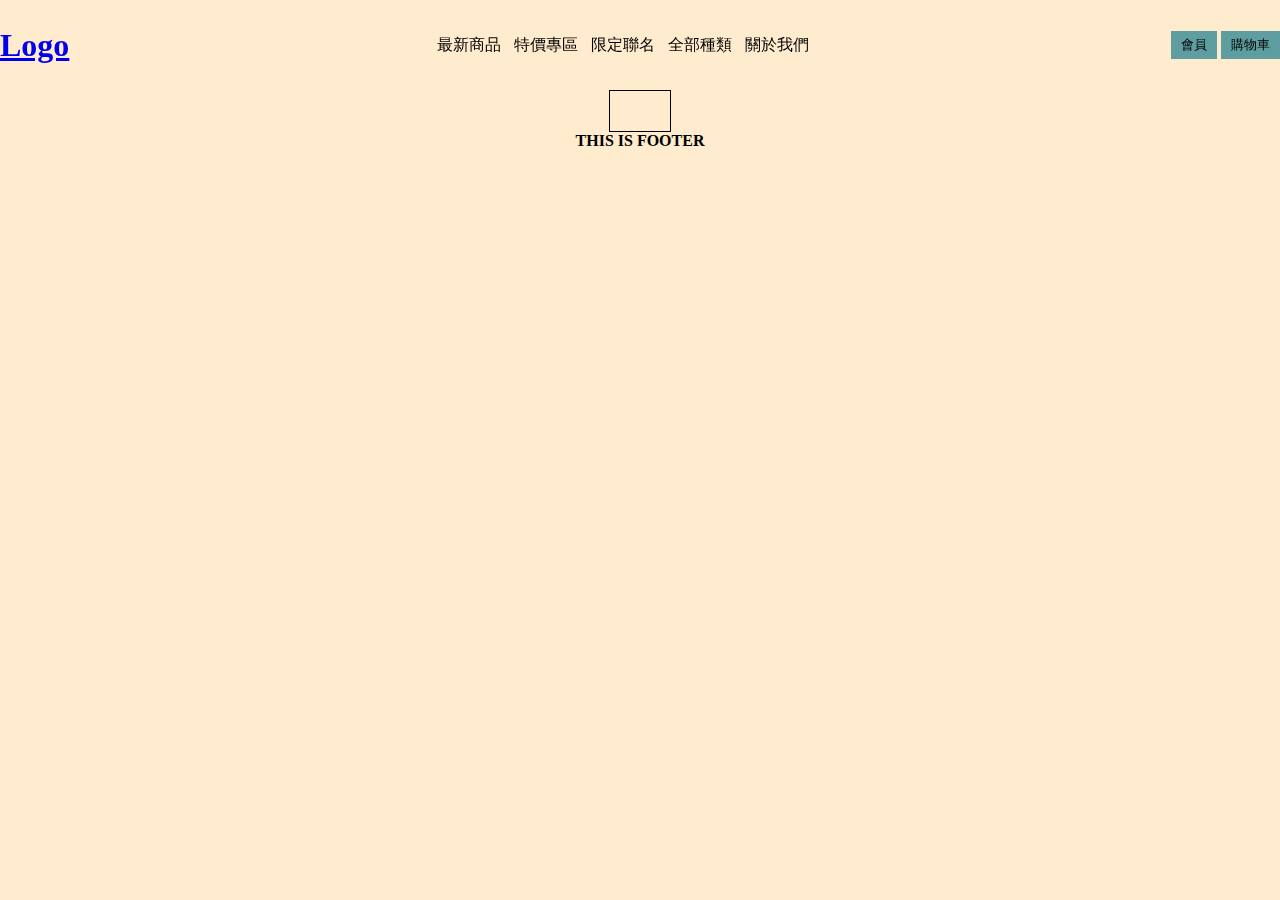
<file: cart.html>
<!DOCTYPE html>
<html lang="en">
<head>
    <meta charset="UTF-8">
    <meta name="viewport" content="width=device-width, initial-scale=1.0">
    <title>會員登入</title>
    <link rel="stylesheet" href="./assets/css/_style.css">
    <link rel="stylesheet" href="./assets/css/member.css">
    <script src="./assets/js/jQuery-v3-7-1.js"></script>
    
</head>
<body>
    <div id="app">
        <div class="header-container">
            <header class="header">
                <div class="header__logo">
                    <h1><a href="./index.html">Logo</a></h1>
                </div>
                <nav class="header__navbar">
                    <ul class="header__navbar-link">
                        <li class="nav-hover">最新商品</li>
                        <li class="nav-hover" data-type="type1">特價專區</li>
                        <div class="header-box box1" data-type="type1" style="display: none;">
                            <ul>
                                <li>三件250</li>
                                <li>任選兩樣77折</li>
                                <li>換季折扣系列</li>
                            </ul>
                        </div>
                        <li class="nav-hover" data-type="type2">限定聯名</li>
                        <div class="header-box box2" data-type="type2" style="display: none;">
                            <ul>
                                <li>Hello Kitty</li>
                                <li>咒術廻戰</li>
                            </ul>
                        </div>
                        <li class="nav-hover" data-type="type3">全部種類</li>
                        <div class="header-box box3" data-type="type3" style="display: none;">
                            <ul>
                                <li>上衣</li>
                                <li>內搭</li>
                                <li>褲裝</li>
                                <li>裙裝</li>
                                <li>配件</li>
                            </ul>
                        </div>
                        <li class="nav-hover">關於我們</li>
                    </ul>
                    <script>
                        const navs = document.querySelectorAll('.nav-hover')
                        const boxes = document.querySelectorAll('.header-box')

                        navs.forEach(nav=>{
                            nav.addEventListener('mouseenter',()=>{
                                var type = nav.getAttribute('data-type')
                                boxes.forEach(box=>{
                                    if(box.getAttribute('data-type') === type){
                                        box.style.display="block"
                                    }else{
                                        box.style.display="none"
                                    }
                                    box.addEventListener('mouseleave',()=>{
                                        box.style.display="none"
                                    })
                                })
                            })

                        })
                    </script>
                </nav>
                <div class="header__btns">
                    <button type="button" onclick="location.href='/membership.html'">會員</button>
                    <button type="button" onclick="location.href='/cart.html'">購物車</button>
                </div>
                
            </header>
        </div>
        <div class="main-container">
            <main class="main">
                
            </main>
        </div>
        <div class="footer-container">
            <footer class="footer">
                <h4>THIS IS FOOTER</h4>
            </footer>
        </div>
    </div>
<script src='./assets/js/app.js'></script>
    <script src="./assets/js/member.js"></script>
</body>
</html>
</file>
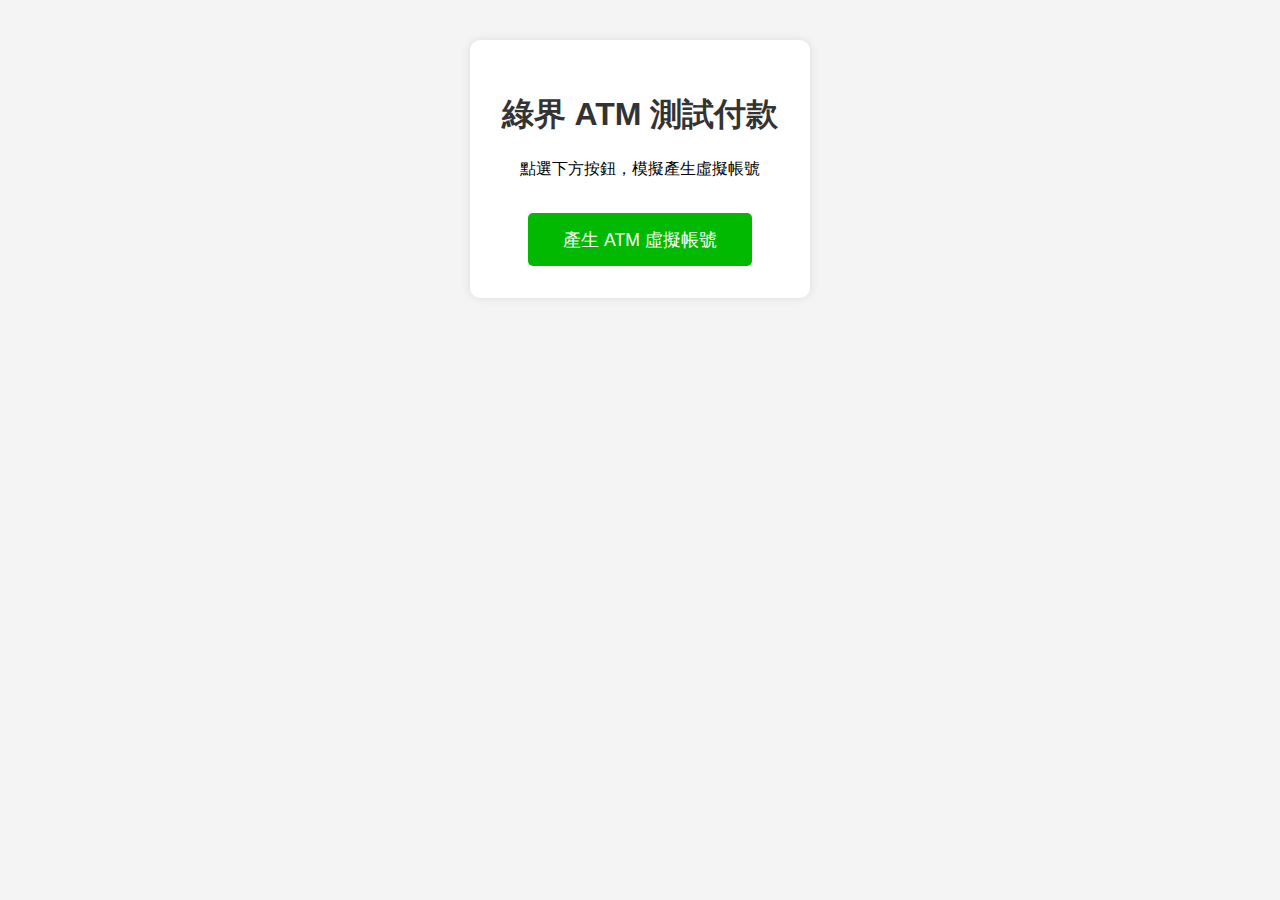
<file: ecpay-atm.html>
<!DOCTYPE html>
<html lang="zh-Hant">
<head>
  <meta charset="UTF-8">
  <title>綠界 ATM 測試付款</title>
  <style>
    body {
      font-family: "微軟正黑體", sans-serif;
      background: #f4f4f4;
      padding: 2em;
      text-align: center;
    }
    h1 {
      color: #333;
    }
    .card {
      background: white;
      display: inline-block;
      padding: 2em;
      border-radius: 10px;
      box-shadow: 0 0 10px rgba(0,0,0,0.1);
    }
    .btn {
      background-color: #00b900;
      color: white;
      padding: 0.8em 2em;
      border: none;
      font-size: 1.1em;
      border-radius: 5px;
      cursor: pointer;
      margin-top: 1em;
    }
    .btn:hover {
      background-color: #009e00;
    }
  </style>
</head>
<body>
  <div class="card">
    <h1>綠界 ATM 測試付款</h1>
    <p>點選下方按鈕，模擬產生虛擬帳號</p>
    <button class="btn" onclick="submitECPayForm()">產生 ATM 虛擬帳號</button>
  </div>

  <form id="ecpayForm" method="post" action="https://payment-stage.ecpay.com.tw/Cashier/AioCheckOut/V5">
    <input type="hidden" name="MerchantID" value="2000132">
    <input type="hidden" name="MerchantTradeNo" value="TAMMYTEST123456789">
    <input type="hidden" name="MerchantTradeDate" value="2025/04/25 17:30:00">
    <input type="hidden" name="PaymentType" value="aio">
    <input type="hidden" name="TotalAmount" value="1000">
    <input type="hidden" name="TradeDesc" value="測試訂單">
    <input type="hidden" name="ItemName" value="測試商品">
    <input type="hidden" name="ReturnURL" value="http://localhost:5500/confirm.html">
    <input type="hidden" name="ChoosePayment" value="ATM">
    <input type="hidden" name="EncryptType" value="1">
    <!-- ✅ 正確重新產生的 CheckMacValue -->
    <input type="hidden" name="CheckMacValue" value="E1D4AB062C2B8F2DDF816234FC5A4A5C">
  </form>

  <script>
    function submitECPayForm() {
      document.getElementById("ecpayForm").submit();
    }
  </script>
</body>
</html>
</file>
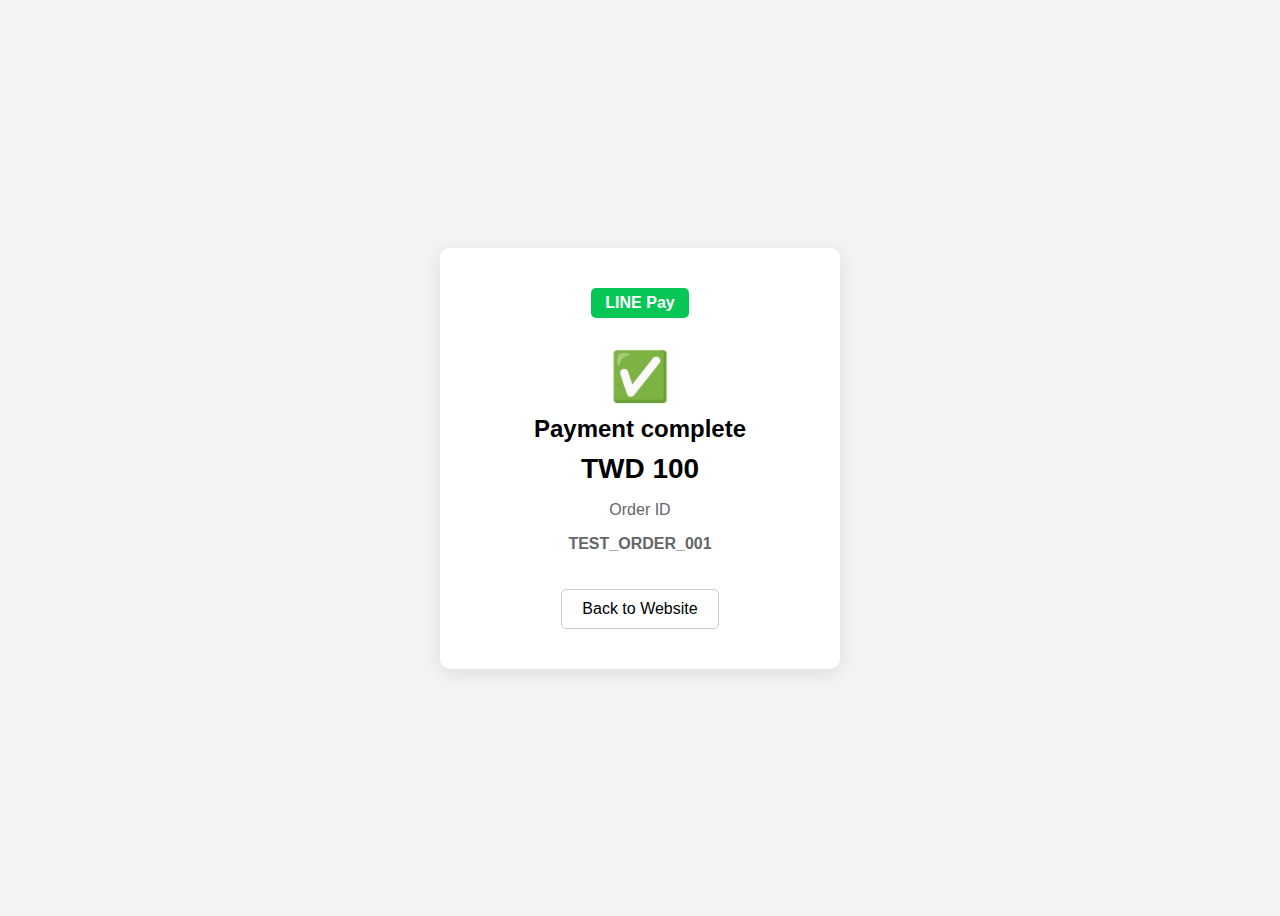
<file: linepay-complete.html>
<!DOCTYPE html>
<html lang="zh-Hant">
<head>
  <meta charset="UTF-8" />
  <meta name="viewport" content="width=device-width, initial-scale=1.0"/>
  <title>LINE Pay - 完成付款</title>
  <style>
    body {
      background: #f4f4f4;
      font-family: Arial, sans-serif;
      display: flex;
      justify-content: center;
      align-items: center;
      height: 100vh;
    }
    .container {
      background: white;
      padding: 40px;
      border-radius: 10px;
      text-align: center;
      box-shadow: 0 4px 20px rgba(0, 0, 0, 0.1);
      width: 320px;
    }
    .logo {
      background: #06c755;
      color: white;
      display: inline-block;
      padding: 6px 14px;
      border-radius: 5px;
      font-weight: bold;
      margin-bottom: 20px;
    }
    .check-icon {
      font-size: 48px;
      color: #06c755;
      margin: 10px 0;
    }
    h2 {
      margin: 10px 0;
    }
    .amount {
      font-size: 28px;
      font-weight: bold;
      margin: 10px 0;
    }
    .order-id {
      margin: 10px 0;
      color: #666;
    }
    button {
      margin-top: 20px;
      padding: 10px 20px;
      font-size: 16px;
      border: 1px solid #ccc;
      background-color: white;
      cursor: pointer;
      border-radius: 5px;
    }
  </style>
</head>
<body>
  <div class="container">
    <div class="logo">LINE Pay</div>
    <div class="check-icon">✅</div>
    <h2>Payment complete</h2>
    <div class="amount">TWD <span class="totalPrice">100</span></div>
    <div class="order-id">
      <p>Order ID</p>
      <p><strong>TEST_ORDER_001</strong></p>
    </div>
    <button onclick="goBack()">Back to Website</button>
  </div>

  <script>
    function goBack() {
      alert("模擬返回主站");
      window.location.href = './confirm.html';
    }
  </script>
</body>
</html>
</file>
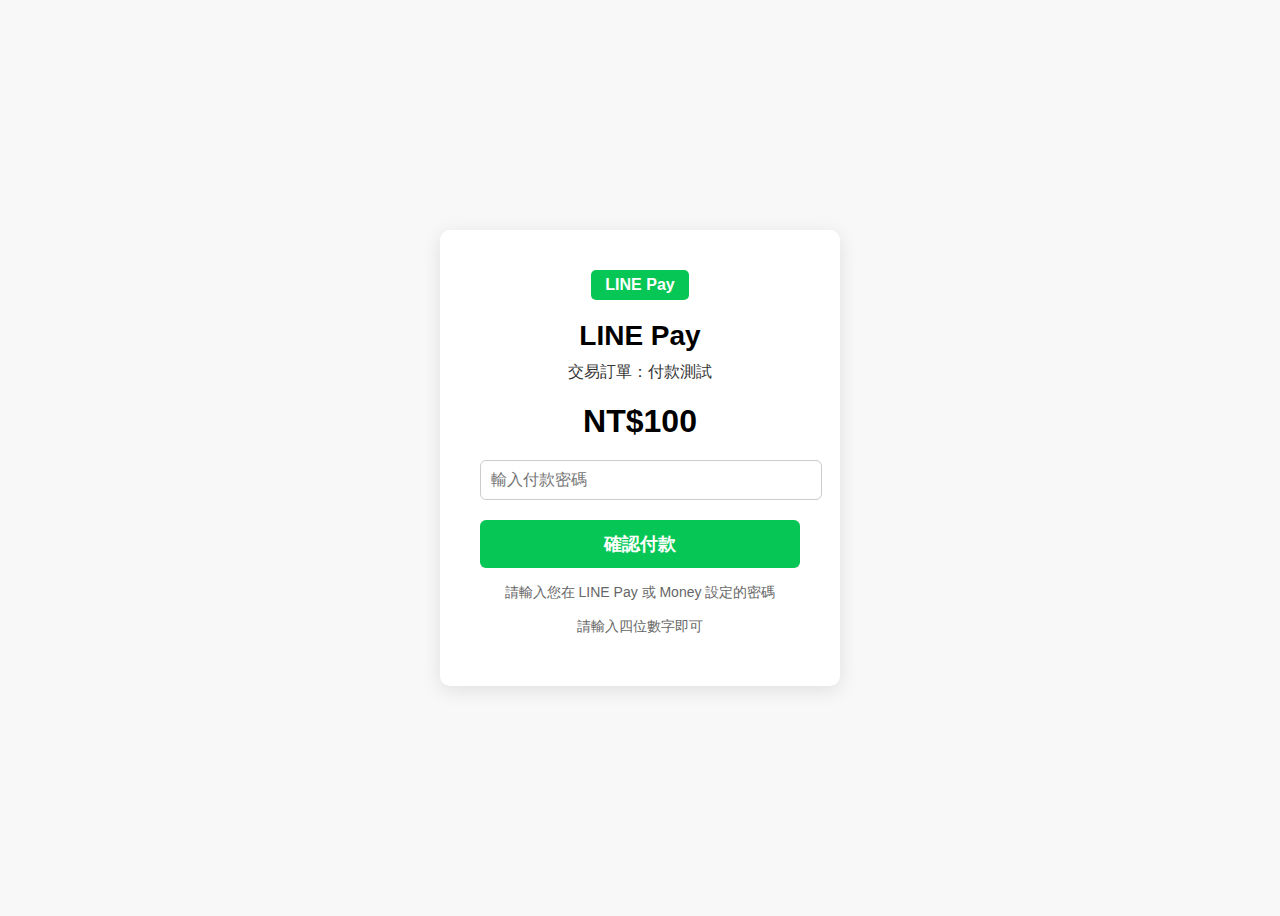
<file: linepay-payment.html>
<!DOCTYPE html>
<html lang="zh-Hant">
<head>
  <meta charset="UTF-8" />
  <meta name="viewport" content="width=device-width, initial-scale=1.0" />
  <title>LINE Pay - 輸入密碼</title>
  <style>
    body {
      background: #f8f8f8;
      font-family: Arial, sans-serif;
      display: flex;
      justify-content: center;
      align-items: center;
      height: 100vh;
    }
    .container {
      background: white;
      padding: 40px;
      border-radius: 10px;
      text-align: center;
      box-shadow: 0 4px 20px rgba(0, 0, 0, 0.1);
      width: 320px;
    }
    .logo {
      background: #06c755;
      color: white;
      display: inline-block;
      padding: 6px 14px;
      border-radius: 5px;
      font-weight: bold;
      margin-bottom: 20px;
    }
    h1 {
      margin: 0;
      font-size: 28px;
    }
    p {
      color: #333;
      font-size: 16px;
      margin: 10px 0;
    }
    .amount {
      font-size: 32px;
      font-weight: bold;
      margin: 20px 0;
    }
    input[type="password"] {
      padding: 10px;
      font-size: 16px;
      width: 100%;
      border: 1px solid #ccc;
      border-radius: 6px;
      margin-bottom: 20px;
    }
    button {
      width: 100%;
      padding: 12px;
      background-color: #06c755;
      color: white;
      border: none;
      border-radius: 6px;
      font-size: 18px;
      font-weight: bold;
      cursor: pointer;
    }
    .note {
      margin-top: 16px;
      color: #666;
      font-size: 14px;
    }
  </style>
</head>
<body>
  <div class="container">
    <div class="logo">LINE Pay</div>
    <h1>LINE Pay</h1>
    <p>交易訂單：付款測試</p>
    <div class="amount">NT$<span class="totalPrice">100</span></div>
    <input type="password" placeholder="輸入付款密碼" id="password" length="4"/>
    <button onclick="submitPayment()">確認付款</button>
    <p class="note">請輸入您在 LINE Pay 或 Money 設定的密碼</p>
    <p class="note">請輸入四位數字即可</p>
  </div>

  <script>
    function submitPayment() {
      const pwd = document.getElementById('password').value;
      if (pwd.trim() === '') {
        alert('請輸入密碼');
        return;
      }
      // 模擬 loading 延遲
      setTimeout(() => {
        window.location.href = 'linepay-complete.html';
      }, 1000);
    }
  </script>
</body>
</html>
</file>
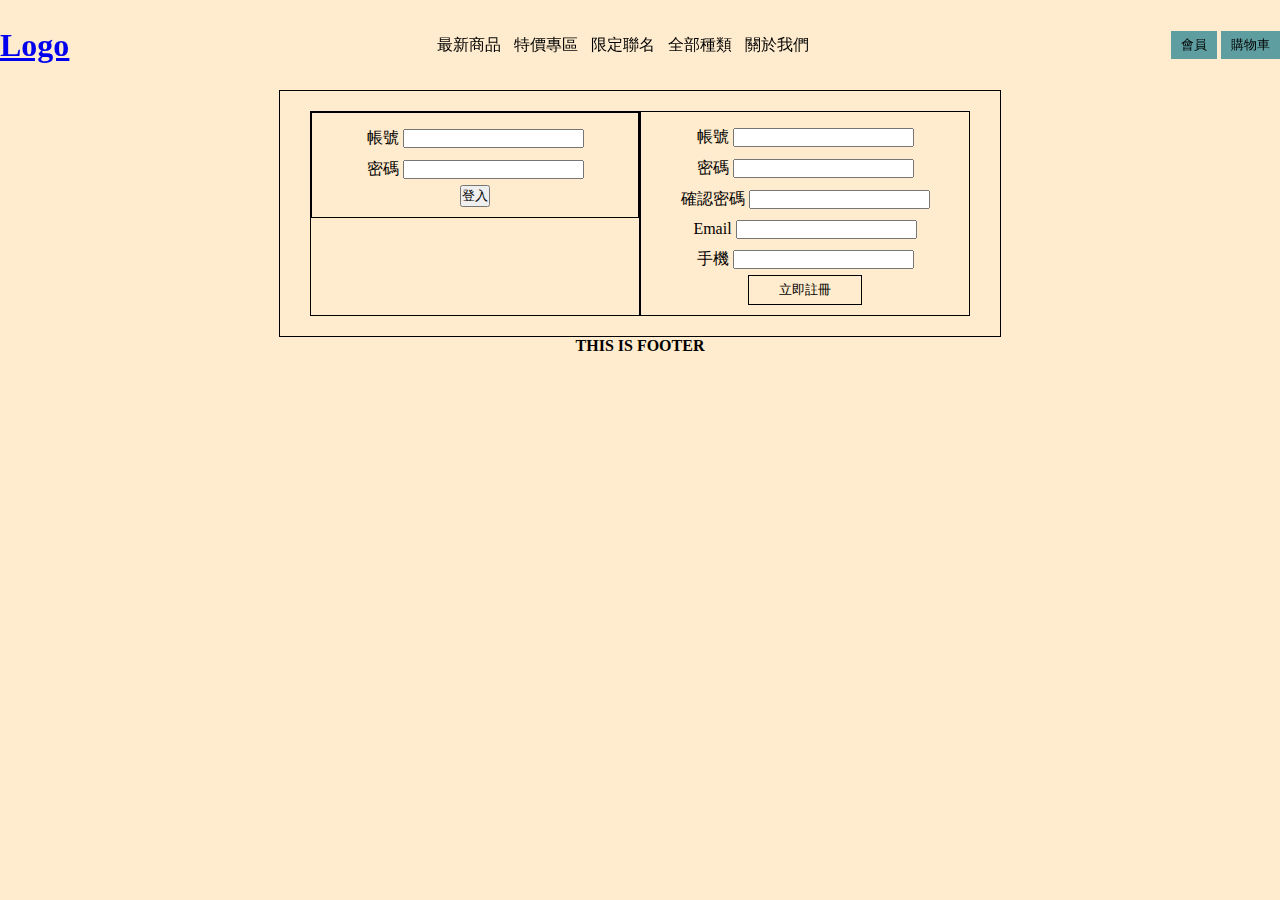
<file: membership.html>
<!DOCTYPE html>
<html lang="en">
<head>
    <meta charset="UTF-8">
    <meta name="viewport" content="width=device-width, initial-scale=1.0">
    <title>會員登入</title>
    <link rel="stylesheet" href="./assets/css/_style.css">
    <link rel="stylesheet" href="./assets/css/member.css">
    <script src="./assets/js/jQuery-v3-7-1.js"></script>
    
</head>
<body>
    <div id="app">
        <div class="header-container">
            <header class="header">
                <div class="header__logo">
                    <h1><a href="./index.html">Logo</a></h1>
                </div>
                <nav class="header__navbar">
                    <ul class="header__navbar-link">
                        <li class="nav-hover">最新商品</li>
                        <li class="nav-hover" data-type="type1">特價專區</li>
                        <div class="header-box box1" data-type="type1" style="display: none;">
                            <ul>
                                <li>三件250</li>
                                <li>任選兩樣77折</li>
                                <li>換季折扣系列</li>
                            </ul>
                        </div>
                        <li class="nav-hover" data-type="type2">限定聯名</li>
                        <div class="header-box box2" data-type="type2" style="display: none;">
                            <ul>
                                <li>Hello Kitty</li>
                                <li>咒術廻戰</li>
                            </ul>
                        </div>
                        <li class="nav-hover" data-type="type3">全部種類</li>
                        <div class="header-box box3" data-type="type3" style="display: none;">
                            <ul>
                                <li>上衣</li>
                                <li>內搭</li>
                                <li>褲裝</li>
                                <li>裙裝</li>
                                <li>配件</li>
                            </ul>
                        </div>
                        <li class="nav-hover">關於我們</li>
                    </ul>
                    <script>
                        const navs = document.querySelectorAll('.nav-hover')
                        const boxes = document.querySelectorAll('.header-box')

                        navs.forEach(nav=>{
                            nav.addEventListener('mouseenter',()=>{
                                var type = nav.getAttribute('data-type')
                                boxes.forEach(box=>{
                                    if(box.getAttribute('data-type') === type){
                                        box.style.display="block"
                                    }else{
                                        box.style.display="none"
                                    }
                                    box.addEventListener('mouseleave',()=>{
                                        box.style.display="none"
                                    })
                                })
                            })

                        })
                    </script>
                </nav>
                <div class="header__btns">
                    <button type="button" onclick="location.href='/membership.html'">會員</button>
                    <button type="button" onclick="location.href='/cart.html'">購物車</button>
                </div>
                
            </header>
        </div>
        <div class="main-container">
            <main class="main">
                <div class="login-container">
                    <div class="form-group">
                        <form id="loginForm">
                        <span class="loginText"></span>
                            <div class="formBox">
                            
                                <label for="username">
                                    帳號
                                    <input type="text" id="loginUsername">
                                </label>
                            </div>
                            <div class="formBox">
                                <label for="loginPassword">
                                    密碼
                                    <input type="password" id="loginPassword">
                                </label>
                            </div>
                            
                                <button type="submit">
                                    登入
                                </button>
                        </form>
                    </div>
                </div>
                <div class="reg-container">
                    <div class="form-group">
                        <form id="registerForm">
                            <span class="registerText"></span>
                            <div class="formBox">
                                <label for="username">
                                    帳號
                                    <input type="text" id="username" name="username">
                                </label>
                            </div>
                            <div class="formBox">
                                <label for="password">
                                    密碼
                                    <input type="password" id="password" name="password">
                                </label>
                            </div>
                            <div class="formBox">
                                <label for="confirmPassword" >
                                    確認密碼
                                    <input type="password" id="confirmPassword">
                                </label>
                            </div>
                            <div class="formBox">
                                <label for="mail">
                                    Email
                                    <input type="email" id="mail" name="mail">
                                </label>
                            </div>
                            <div class="formBox">
                                <label for="phone">
                                    手機
                                    <input type="phone" id="phone" name="phone">
                                </label>
                            </div>
                            
                                <button type="submit">
                                    立即註冊
                                </button>
                            
                        </form>
                    </div>
                </div>
                <div class="logined" style="display: none;">
                    <h1>歡迎回來! <span class="loginName"></span></h1>
                    <button onclick="logout()">登出</button>
                </div>
            </main>
        </div>
        <div class="footer-container">
            <footer class="footer">
                <h4>THIS IS FOOTER</h4>
            </footer>
        </div>
    </div>
<script src='./assets/js/app.js'></script>
    <script src="./assets/js/member.js"></script>
</body>
</html>
</file>
<file: assets/css/_style.css>
* {
  margin: 0;
  padding: 0;
  box-sizing: border-box;
}

body {
  background-color: blanchedalmond;
  position: relative;
}

.header-container {
  width: 100%;
}
.header-container .header {
  width: auto;
  height: 90px;
  display: flex;
  justify-content: space-between;
  align-items: center;
  position: relative;
  z-index: 1;
  backdrop-filter: blur(10px);
}
.header-container .header__logo h1 {
  cursor: pointer;
}
.header-container .header__navbar {
  position: relative;
}
.header-container .header__navbar-link {
  display: flex;
  justify-content: space-evenly;
}
.header-container .header__navbar-link li {
  list-style: none;
  padding: 3px 4px;
  margin-left: 5px;
  cursor: pointer;
}
.header-container .header__navbar-link .header-box {
  background-color: antiquewhite;
  position: absolute;
  top: 40px;
  width: 80px;
  box-shadow: 0 10px 60px rgba(0, 0, 0, 0.25);
}
.header-container .header__navbar-link .box1 {
  left: 80px;
}
.header-container .header__navbar-link .box2 {
  left: 160px;
}
.header-container .header__navbar-link .box3 {
  left: 240px;
}
.header-container .header__btns button {
  outline: none;
  border: none;
  background-color: transparent;
  display: inline-block;
  padding: 5px 10px;
  background-color: cadetblue;
  cursor: pointer;
}

.main-container .main {
  border: 1px solid #000;
  padding: 20px 30px;
  display: flex;
  justify-content: space-evenly;
  min-height: auto;
}
.main-container .main .aside {
  width: 230px;
  height: 500px;
  position: sticky;
  top: 0;
  background-color: aquamarine;
}
.main-container .main .aside ul {
  width: 100%;
}
.main-container .main .aside ul li {
  list-style: none;
  padding: 10px;
  cursor: pointer;
}
.main-container .main .aside_right {
  width: 900px;
  display: flex;
  flex-direction: column;
  gap: 10px;
}
.main-container .main .aside_right .products {
  display: grid;
  grid-template-columns: repeat(auto-fill, minmax(200px, 1fr));
  gap: 20px;
  max-width: 900px;
}
.main-container .main .aside_right .products .product-box {
  width: 100%;
  height: 300px;
  border: 1px solid black;
  position: relative;
}
.main-container .main .aside_right .products .product-box__img {
  width: 100%;
  height: 200px;
  overflow: hidden;
}
.main-container .main .aside_right .products .product-box__text {
  display: flex;
  justify-content: space-between;
  align-items: center;
}
.main-container .main .aside_right .products .product-box .addCart-btn {
  position: absolute;
  top: -5%;
  right: -5%;
  display: flex;
  justify-content: center;
  align-items: center;
  width: 32px;
  height: 32px;
  background-color: chocolate;
  border-radius: 100%;
  opacity: 0;
  transition: all 0.3s ease-out;
  cursor: pointer;
}
.main-container .main .aside_right .products .product-box .addCart-btn span {
  color: #fff;
}
.main-container .main .aside_right .products .product-box:hover .addCart-btn {
  opacity: 1;
}
.main-container .main .aside_right .pageSelector {
  text-align: center;
}
.main-container .main .aside_right .pageSelector button {
  outline: none;
  background-color: transparent;
  border: 1px solid seagreen;
  cursor: pointer;
}
.main-container .main .aside_right .pageSelector button span {
  display: inline-block;
  padding: 10px 15px;
  background-color: cadetblue;
  color: #fff;
  border-radius: 100%;
}

.footer-container .footer {
  text-align: center;
  height: 100px;
}

/*# sourceMappingURL=_style.css.map */
</file>
<file: assets/css/member.css>
.main-container {
  display: flex;
  justify-content: center;
  align-items: center;
}
.main-container .login-container {
  width: 330px;
  margin: 0 auto;
  border: 1px solid black;
  text-align: center;
}
.main-container .login-container .form-group {
  border: 1px solid black;
  padding: 10px 0;
}
.main-container .login-container .form-group span {
  color: red;
  font-size: 12px;
}
.main-container .login-container .form-group .formBox label {
  display: inline-block;
  padding: 5px 0;
}
.main-container .login-container .form-group .formBox button {
  display: inline-block;
  outline: none;
  border: 1px solid black;
  padding: 5px 30px;
  background-color: transparent;
}
.main-container .login-container .form-group .formBox:last-child {
  display: flex;
  justify-content: center;
  align-items: center;
  gap: 10px;
}
.main-container .reg-container {
  width: 330px;
  margin: 0 auto;
  border: 1px solid black;
  text-align: center;
}
.main-container .reg-container .form-group {
  padding: 10px 0;
}
.main-container .reg-container .form-group label {
  display: inline-block;
  padding: 5px 0;
}
.main-container .reg-container .form-group span {
  color: red;
  font-size: 12px;
}
.main-container .reg-container .form-group button {
  display: inline-block;
  outline: none;
  border: 1px solid black;
  padding: 5px 30px;
  background-color: transparent;
}

/*# sourceMappingURL=member.css.map */
</file>
